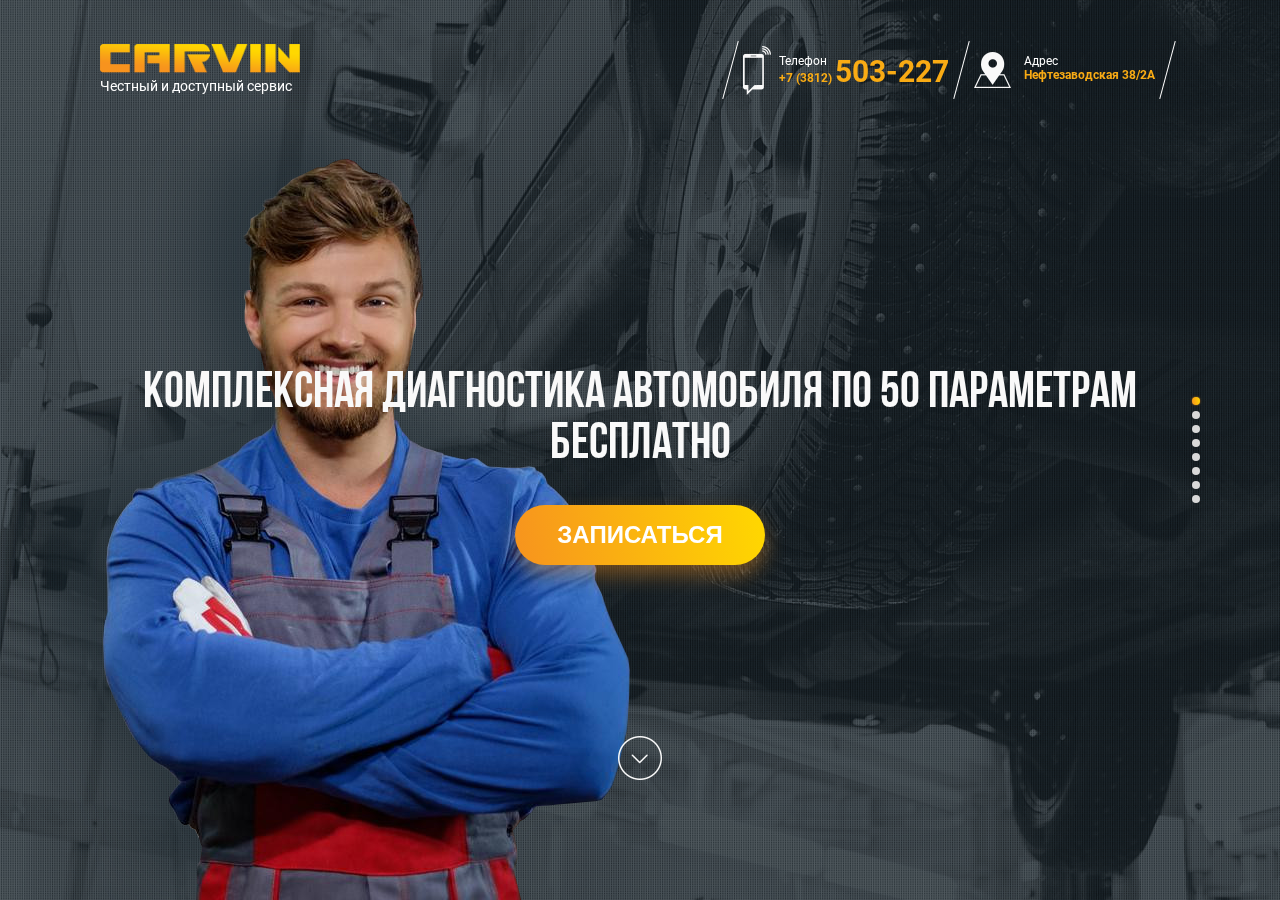
<file: carvin/index.html>
<!DOCTYPE html>
<html lang="ru">
<head>
	<meta charset="utf-8">
	<title>CARVIN</title>
	<meta name="description" content="CARVIN">
	<meta name="viewport" content="width=device-width">
	<link rel="icon" href="img/favicon.png" type="text/css">
	<link rel="stylesheet" href="css/main.css">
</head>
<body>

	<div class="preloader">
		<div class="preloader__row">
			<div class="preloader__item"></div>
			<div class="preloader__item"></div>
		</div>
	</div>

	<header class="site_header slide0">
		<div class="header_logo">
			<img src="img/logo.png" alt="CARVIN" class="header_logo__logo_img">
			<p class="header_logo__text">Честный и доступный сервис</p>
		</div>
		<div class="header_contacts">
			<div class="header_contacts__separator"></div>
			<div class="header_contacts__phone">
				<p>Телефон</p>
				<a href="tel:+73812503227">+7 (3812) <span>503-227</span></a>
			</div>
			<div class="header_contacts__separator"></div>
			<div class="header_contacts__address">
				Адрес <span>Нефтезаводская 38/2А</span>
			</div>
			<div class="header_contacts__separator"></div>
		</div>
	</header>

	<div class="swiper-bg">
		<div class="swiper-wrapper">

			<div class="swiper-slide">
				<div class="intro_bg">
					<div class="intro_bg1"></div>
				</div>
				<section class="intro">
					<h1 class="section_title intro_title">Комплексная диагностика автомобиля по 50 параметрам бесплатно</h1>
					<button data-fancybox data-src="#hidden-content" class="intro_button">Записаться</button>
				</section>
			</div>

			<div class="swiper-slide">
				<div class="content_bg">
					<div class="content_bg1"></div>
				</div>
				<section class="content">
					<div class="content_box">
						<h1 class="section_title content_title">Диагностика двигателя</h1>
						<ul class="content_list">
							<li>стабильность работы ДВС;</li>
							<li>уровень и состояние масла ДВС;</li>
							<li>уровень и состояние охлаждающей жидкости;</li>
							<li>состояние ремня и роликов ГРМ;</li>
							<li>состояние и уровень натяжки приводных ремней;</li>
							<li>состояние воздушного фильтра;</li>
							<li>состояние опор ДВС.</li>
						</ul>
					</div>
				</section>
			</div>

			<div class="swiper-slide">
				<div class="content_bg">
					<div class="content_bg1"></div>
				</div>
				<section class="content content1">
					<div class="content_box">
						<h1 class="section_title content_title">Диагностика Трансмиссии</h1>
						<ul class="content_list">
							<li>течь масла КПП;</li>
							<li>течь масла раздатки;</li>
							<li>течь масла в редукторах;</li>
							<li>крестовины кардана;</li>
							<li>привода передние;</li>
							<li>привода задние;</li>
							<li>подвесной подшипник.</li>
						</ul>
					</div>
				</section>
			</div>

			<div class="swiper-slide">
				<div class="content_bg">
					<div class="content_bg1"></div>
				</div>
				<section class="content content1">
					<div class="content_box">
						<h1 class="section_title content_title">Диагностика тормозной системы</h1>
						<ul class="content_list">
							<li>тормозные колодки;</li>
							<li>тормозная жидкость;</li>
							<li>тормозные диски/барабаны;</li>
							<li>тормозные магистрали;</li>
							<li>ручной тормоз (тросов);</li>
							<li>тормозные суппорта.</li>
						</ul>
					</div>
				</section>
			</div>

			<div class="swiper-slide">
				<div class="content_bg">
					<div class="content_bg1"></div>
				</div>
				<section class="content content1">
					<div class="content_box">
						<h1 class="section_title content_title">Диагностика рулевого управления</h1>
						<ul class="content_list">
							<li>рулевая рейка;</li>
							<li>рулевые тяги;</li>
							<li>рулевые наконечники;</li>
							<li>рулевая колонка;</li>
							<li>жидкость ГУР.</li>
						</ul>
					</div>
				</section>
			</div>

			<div class="swiper-slide">
				<div class="content_bg">
					<div class="content_bg1"></div>
				</div>
				<section class="content content1">
					<div class="content_box">
						<h1 class="section_title content_title">Диагностика электрооборудования</h1>
						<ul class="content_list">
							<li>осветительные приборы;</li>
							<li>аккумулятор;</li>
							<li>стартер;</li>
							<li>генератор;</li>
							<li>звуковой сигнал;</li>
							<li>охранную систему;</li>
							<li>печку/кондиционер;</li>
							<li>панель приборов.</li>
						</ul>
					</div>
				</section>
			</div>

			<div class="swiper-slide">
				<div class="content_bg">
					<div class="content_bg1"></div>
				</div>
				<section class="content content1">
					<div class="content_box">
						<h1 class="section_title content_title">Диагностика подвески</h1>
						<ul class="content_list content_list_1">
							<li>стоек/амортизаторов;</li>
							<li>пыльников/отбойников;</li>
							<li>опор стойки;</li>
							<li>пружин;</li>
							<li>подшипников ступицы;</li>
							<li>стоек стабилизаторов;</li>
							<li>втулок стабилизаторов;</li>
							<li>шаровых опор нижних;</li>
							<li>шаровых опор верхних;</li>
							<li>с/блоков продольной тяги;</li>
							<li>с/блоков поперечной тяги;</li>
							<li>с/блоков верхних рычагов;</li>
							<li>с/блоков нижних рычагов;</li>
							<li>с/блоков задней балки;</li>
							<li>плавающих с/блоков.</li>
						</ul>
					</div>
				</section>
			</div>

			<div class="swiper-slide">
				<div id="map" class="contact_bg">
				</div>
				<section class="contact">
					<div class="content_box">
						<h1 class="section_title contact_title">Почему выбирают нас?</h1>
						<ul class="content_list contact_list">
							<li>Скидка на обслуживание 10% после диагностики</li>
							<li>Диагностическая карта с  полной информацией о состоянии автомобиля</li>
							<li>Возможность ремонта в рассрочку</li>
							<li>Гарантия на все виды работ</li>
						</ul>
						<div class="contact_form_box">
							<div class="contact_form_title">Записаться на диагностику</div>
							<form class="contact_form" action="#">
								<input class="name" type="text" placeholder="Введите ваше имя">
								<input class="phone" type="tel" placeholder="+7 (___) ___-____">
								<input class="submit" type="submit" value="Записаться">
							</form>
						</div>
					</div>
				</section>
			</div>
		</div>
		<div class="swiper-pagination"></div>
		<div class="swiper-button-prev"></div>
		<div class="swiper-button-next"></div>
	</div>

	<div class="popup_box" id="hidden-content">
		<h1 class="section_title popup_box_title">Записаться на диагностику</h1>
		<form class="contact_form popup_contact_form" action="#">
			<input class="name popup_name" type="text" placeholder="Введите ваше имя">
			<input class="phone popup_phone" type="tel" placeholder="+7 (___) ___-____">
			<input class="submit popup_submit" type="submit" value="Записаться">
		</form>
	</div>

	<script src="js/libs.min.js"></script>
	<script src="https://api-maps.yandex.ru/2.1/?lang=ru_RU"></script>
	<script src="js/common.js"></script>
</body>
</html>
</file>
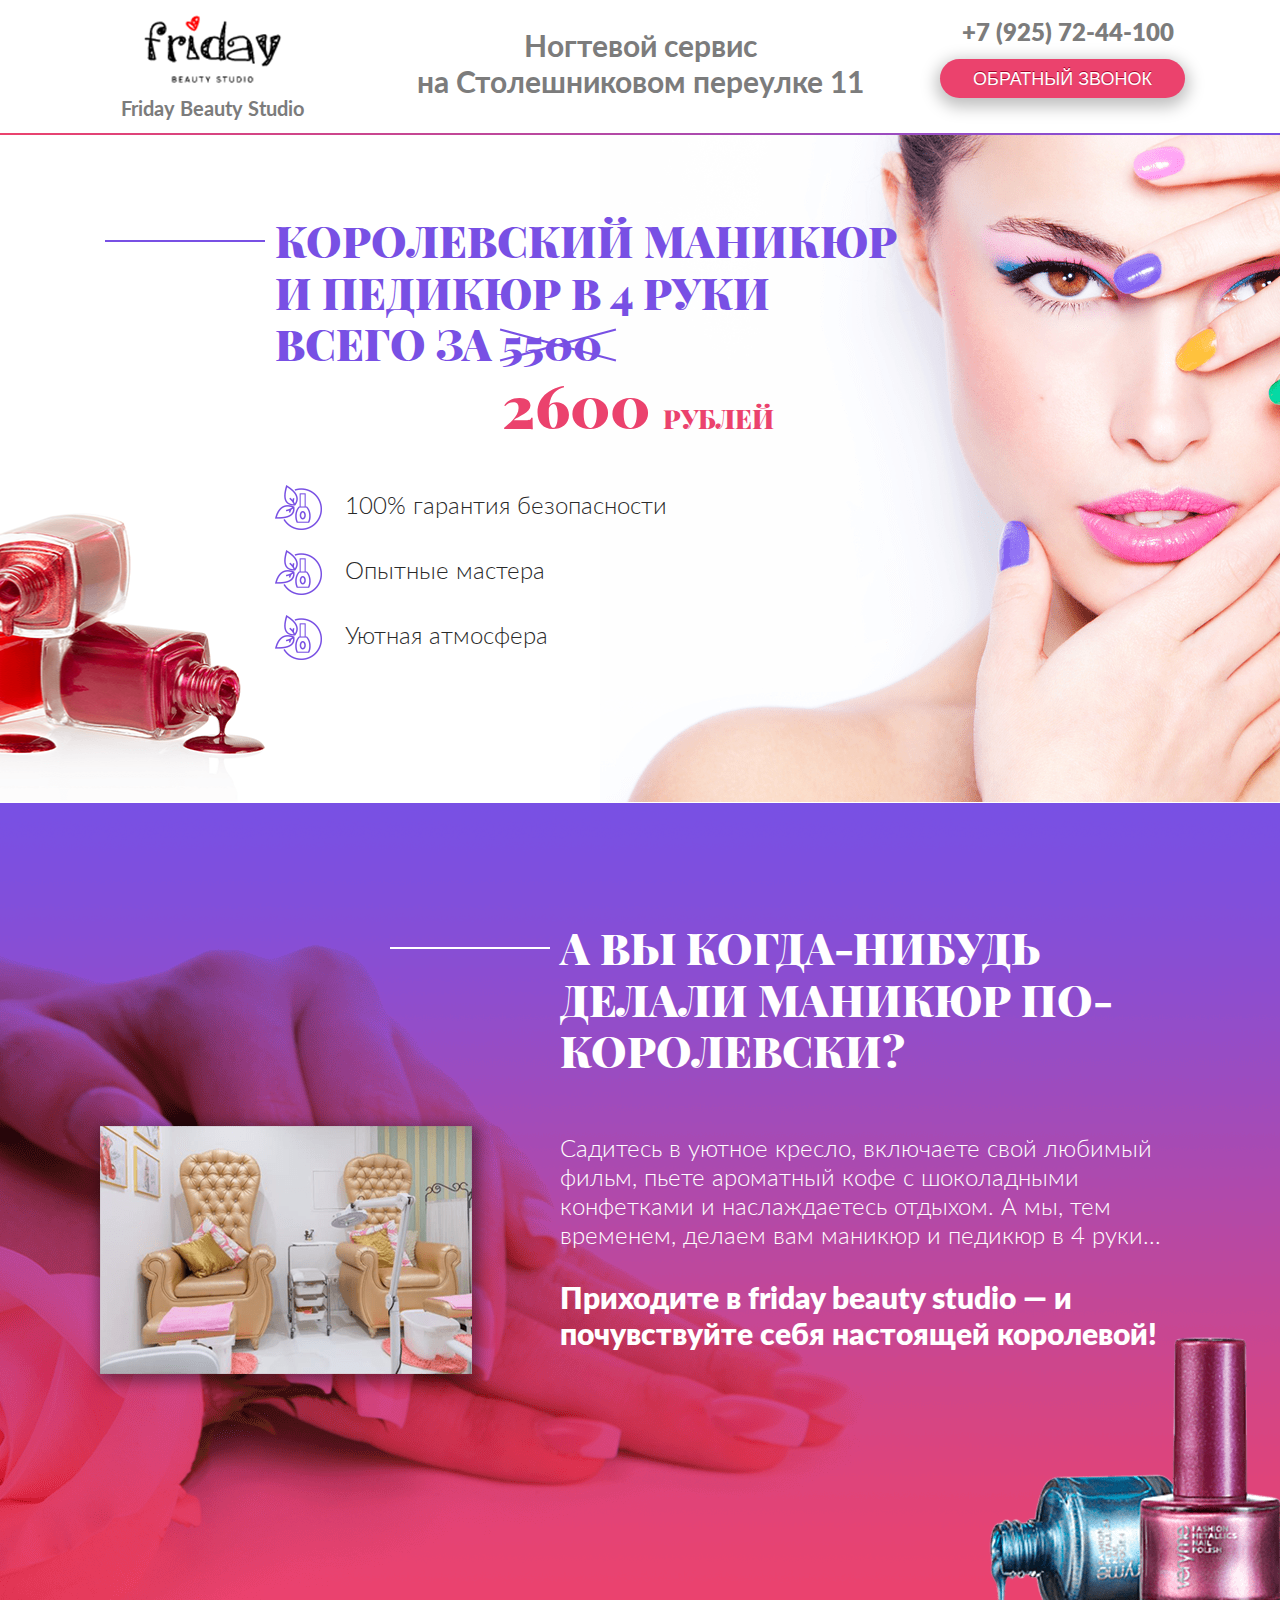
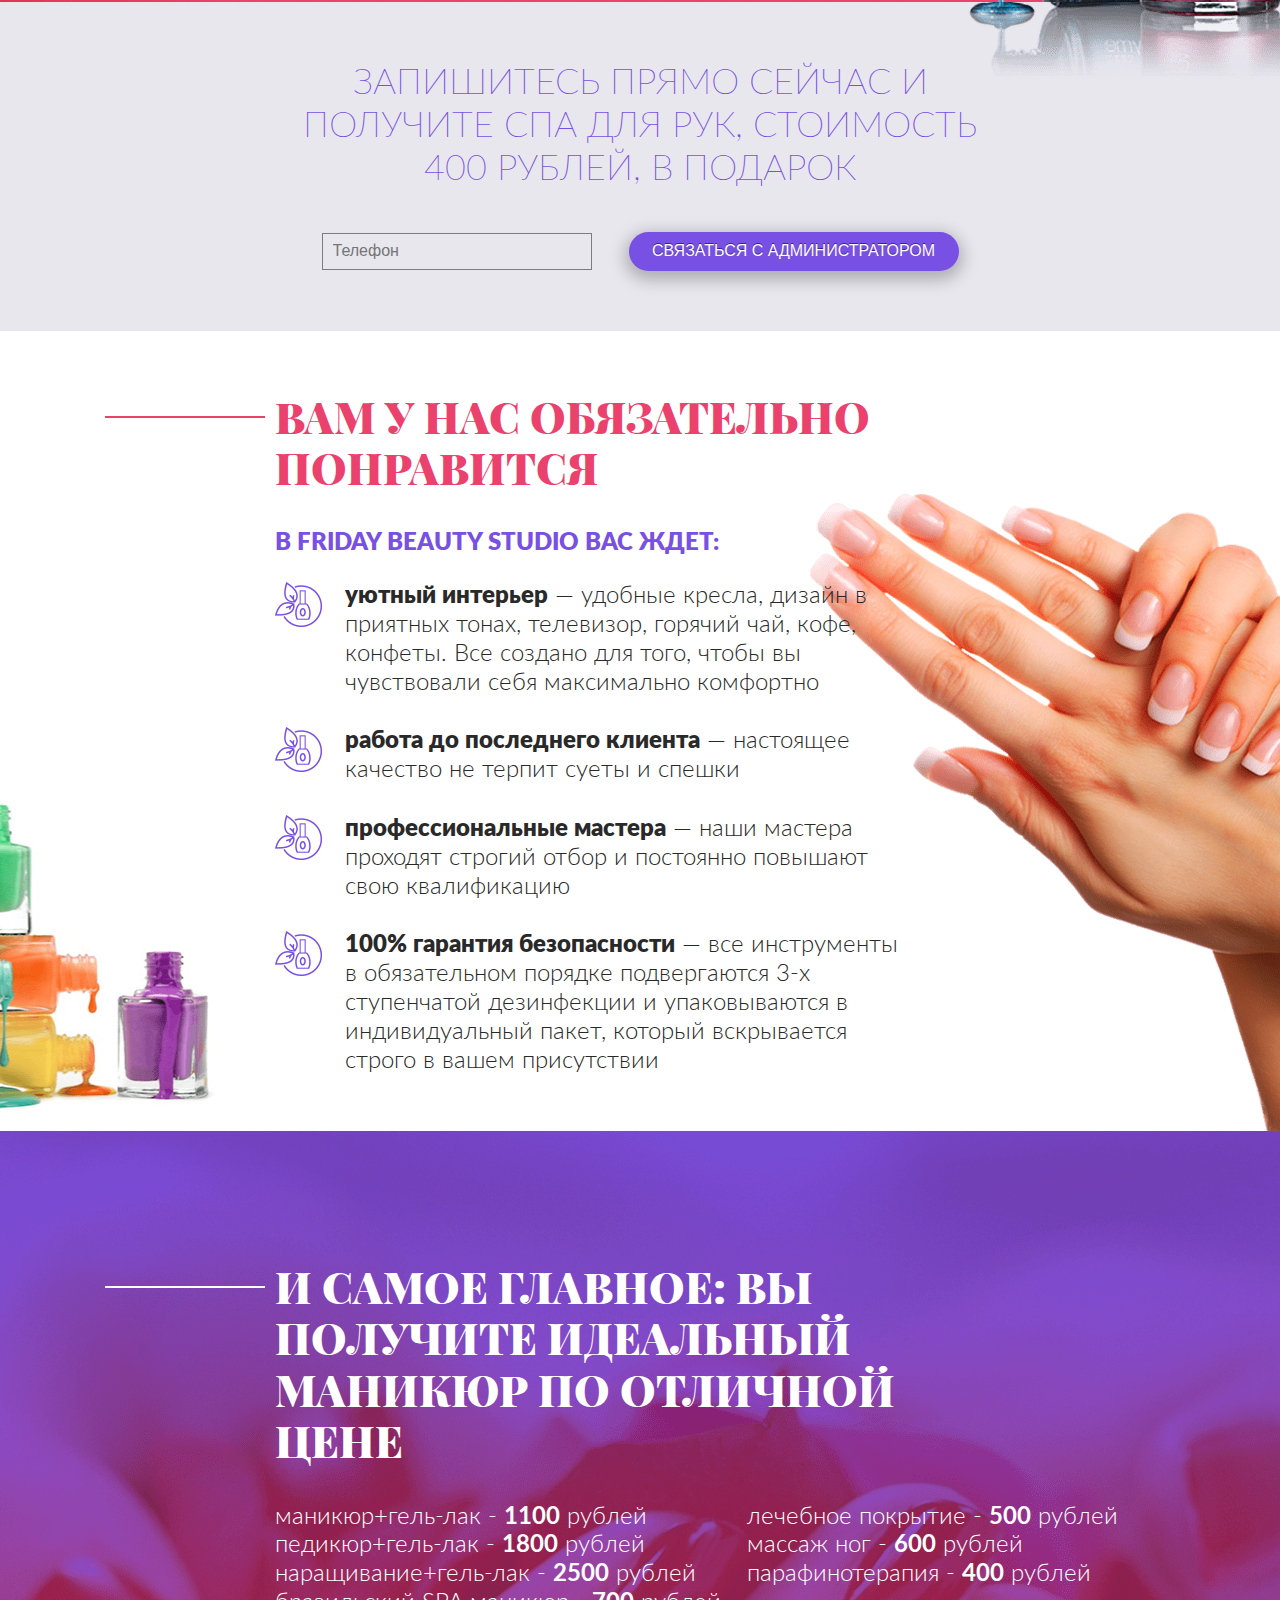
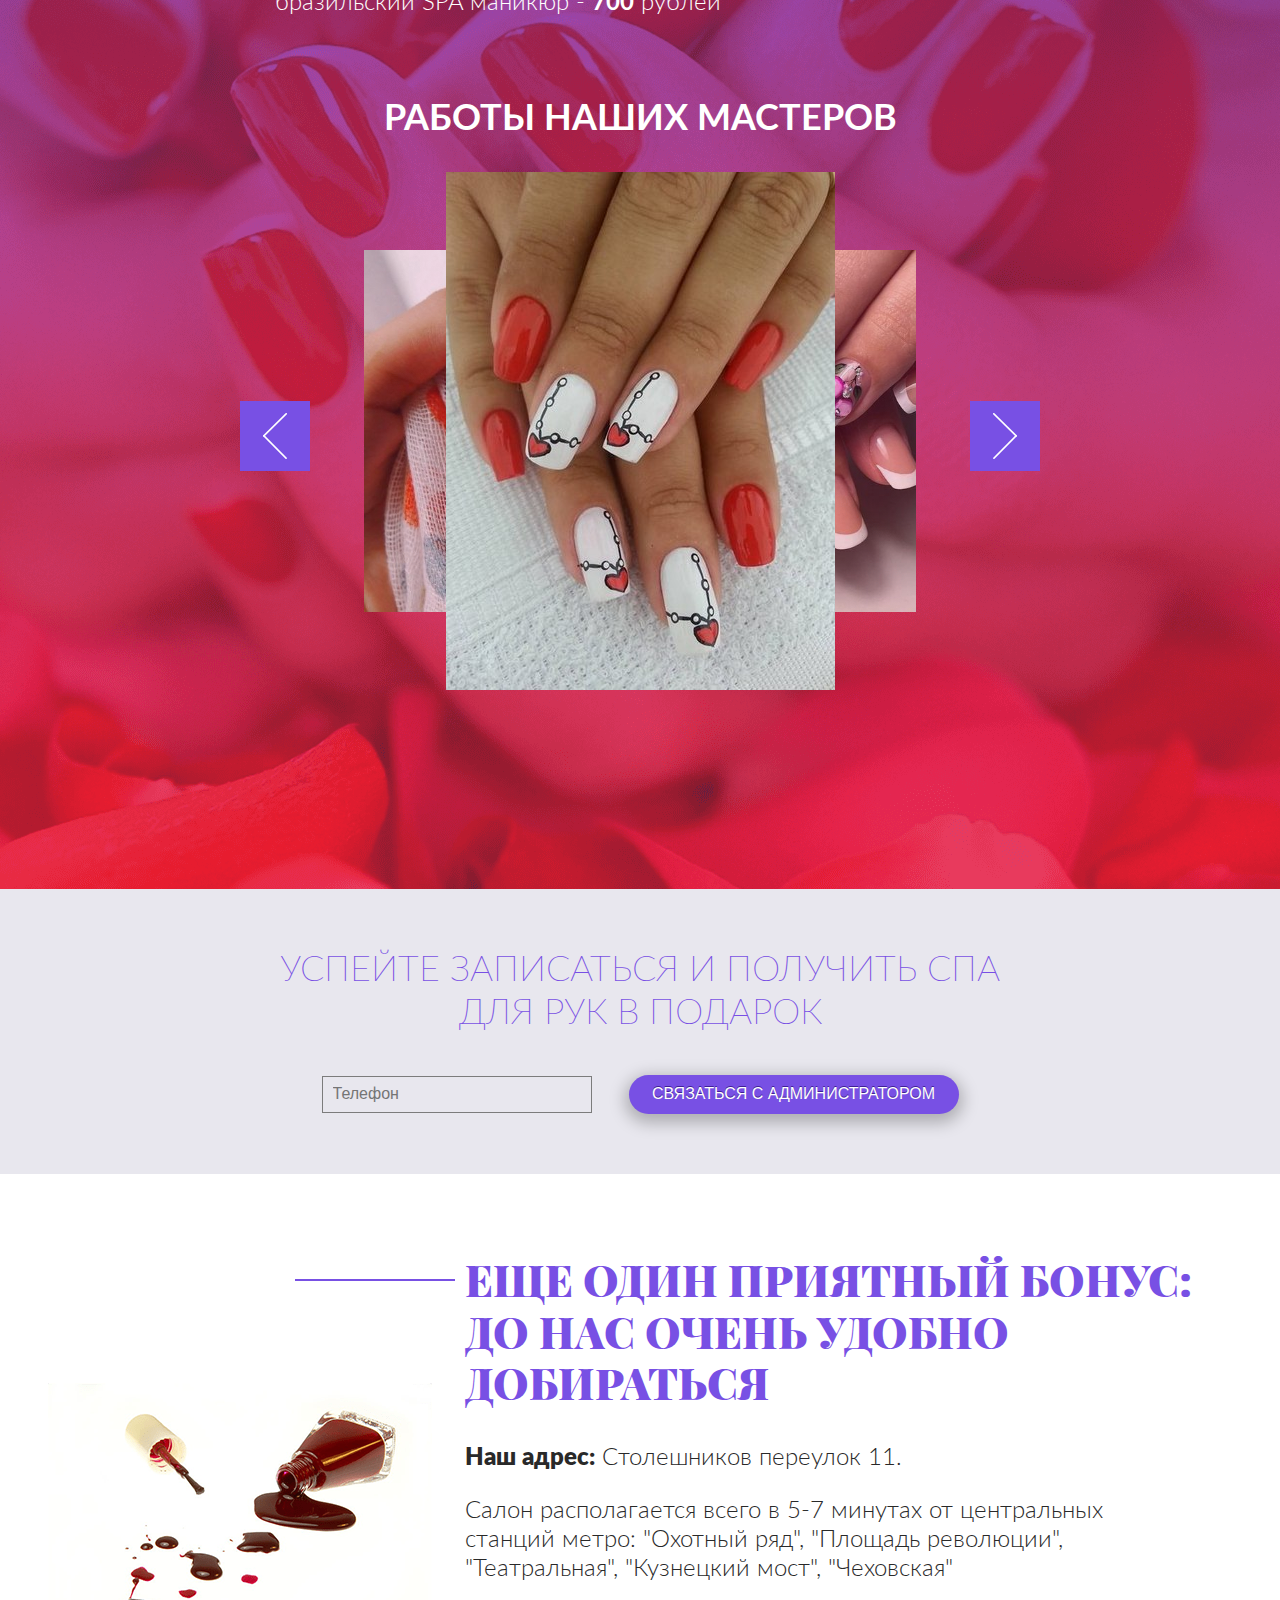
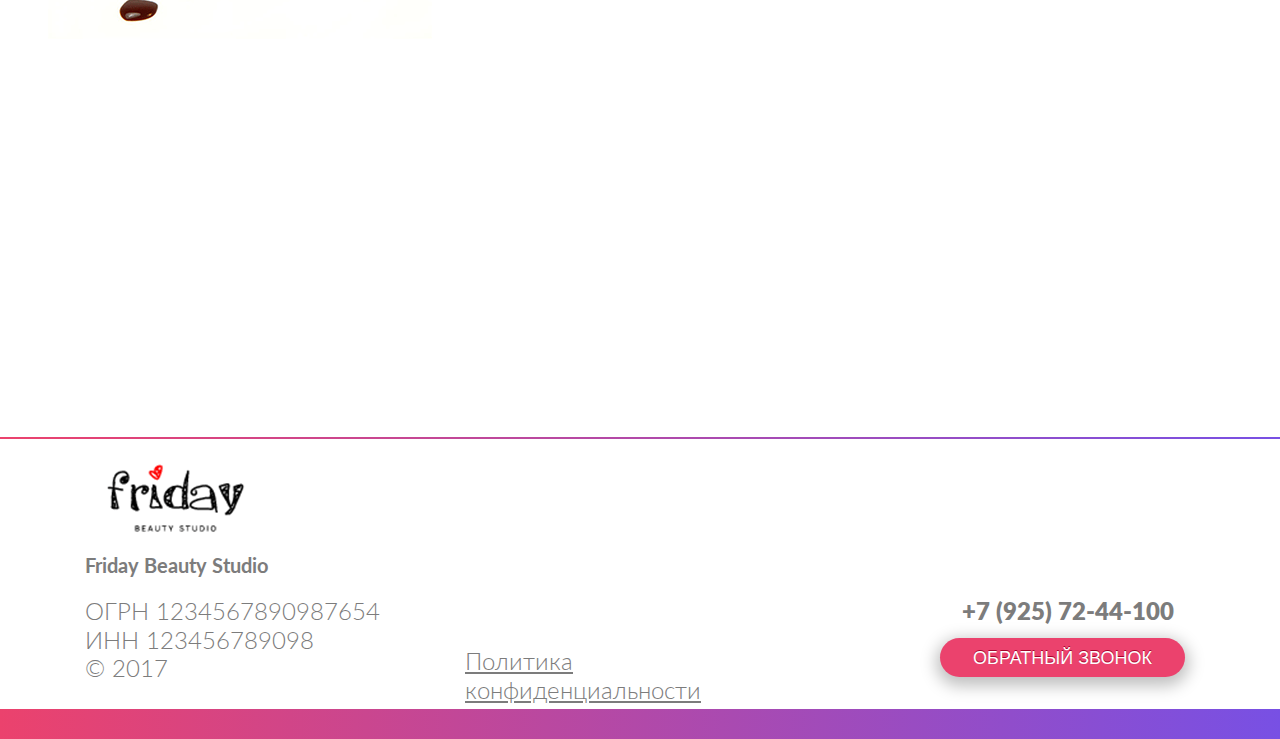
<file: friday/index.html>
<!DOCTYPE html>
<html lang="ru">
<head>
	<meta charset="utf-8">
	<title>Friday Beauty Studio</title>
	<meta name="description" content="Friday Beauty Studio">
	<meta name="viewport" content="width=device-width">
	<link rel="icon" href="img/favicon.png" type="text/css">
	<link rel="stylesheet" href="libs/bootstrap-grid.min.css">
	<link rel="stylesheet" href="libs/normalize.min.css">
	<link rel="stylesheet" href="css/fonts.css">
	<link rel="stylesheet" href="css/styles.css">
	<link rel="stylesheet" href="css/media.css">
</head>
<body>

	<header class="page_header">
		<div class="container">
			<div class="row">
				<div class="col-xl-3 col-md-4">
					<img class="site_logo_header" src="img/site_logo.png" alt="Friday Beauty Studio">
					<h1 class="logo_title">Friday Beauty Studio</h1>
				</div>
				<div class="col-xl-6 col-md-4">
					<p class="description_title"><strong>Ногтевой сервис</strong> на Столешниковом переулке 11</p>
				</div>
				<div class="col-xl-3 col-md-4">
					<a class="phone_header" href="tel:+79257244100">+7 (925) 72-44-100</a>
					<button class="callback_header">Обратный звонок</button>
				</div>
			</div>
		</div>
	</header>

	<section class="offer">
		<div class="container">
			<div class="row">
				<div class="col-xl-7 offset-xl-2 col-lg-6 col-md-7 offset-md-1">
					<h2 class="section_title">Королевский маникюр и педикюр в 4 руки всего за <span class="crossline">5500</span> <span class="newprice">2600 <span>рублей</span></span></h2>
				</div>
			</div>
			<div class="row">
				<div class="col-md-7 offset-xl-2 offset-md-1">
					<ul class="offer_list">
						<li>100% гарантия безопасности</li>
						<li>Опытные мастера</li>
						<li>Уютная атмосфера</li>
					</ul>
				</div>
			</div>
		</div>	
	</section>

	<section class="royal">
		<div class="container">
			<div class="row">
				<div class="col-md-7 offset-md-5">
					<h2 class="section_title royal_title">А вы когда-нибудь делали маникюр по-королевски?</h2>
				</div>
			</div>
			<div class="row">
				<div class="col-md-5">
					<img class="royal_img" src="img/royal_img.png" alt="Маникюр по-королевски">
				</div>
				<div class="col-md-7">
					<p>Садитесь в уютное кресло, включаете свой любимый фильм, пьете ароматный кофе с шоколадными конфетками и наслаждаетесь отдыхом. А мы, тем временем, делаем вам маникюр и педикюр в 4 руки...</p>
					<p class="royal_invent">Приходите в friday beauty studio — и почувствуйте себя настоящей королевой!</p>
				</div>
			</div>
		</div>
	</section>

	<section class="signup signup_bg">
		<div class="container">
			<div class="row">
				<div class="col-md-8 offset-md-2">
					<h2 class="signup_title">Запишитесь прямо сейчас и получите СПА для рук, стоимость 400 рублей, в подарок</h2>
					<form class="signup_form" action="#">
						<input class="phone signup_form_tel" type="tel" placeholder="Телефон">
						<input class="signup_form_submit" type="submit" value="Связаться с администратором">
					</form>
				</div>
			</div>
		</div>
	</section>

	<section class="likeit">
		<div class="container">
			<div class="row">
				<div class="col-md-7 offset-md-2">
					<h2 class="section_title likeit_title">Вам у нас обязательно понравится</h2>
					<p class="likeit_list_caption">В friday beauty studio вас ждет:</p>
					<ul class="likeit_list">
						<li><strong>уютный интерьер</strong> — удобные кресла, дизайн в приятных тонах, телевизор, горячий чай, кофе, конфеты. Все создано для того, чтобы вы чувствовали себя максимально комфортно</li>
						<li><strong>работа до последнего клиента</strong> — настоящее качество не терпит суеты и спешки</li>
						<li><strong>профессиональные мастера</strong> — наши мастера проходят строгий отбор и постоянно повышают свою квалификацию</li>
						<li><strong>100% гарантия безопасности</strong> — все инструменты в обязательном порядке подвергаются 3-х ступенчатой дезинфекции и упаковываются в индивидуальный пакет, который вскрывается строго в вашем присутствии</li>
					</ul>
				</div>
			</div>
		</div>
	</section>

	<section class="price">
		<div class="container">
			<div class="row">
				<div class="col-md-7 offset-md-2">
					<h2 class="section_title price_title">И самое главное: вы получите идеальный маникюр по отличной цене</h2>
				</div>
			</div>
			<div class="row">
				<div class="col-lg-10 offset-lg-2">
					<ul class="price_list">
						<li>маникюр+гель-лак - <strong>1100</strong> рублей</li>
						<li>педикюр+гель-лак - <strong>1800</strong> рублей</li>
						<li>наращивание+гель-лак - <strong>2500</strong> рублей</li>
						<li>бразильский SPA маникюр - <strong>700</strong> рублей</li>
						<li>лечебное покрытие - <strong>500</strong> рублей</li>
						<li>массаж ног - <strong>600</strong> рублей</li>
						<li>парафинотерапия - <strong>400</strong> рублей</li>
					</ul>
				</div>
			</div>
			<div class="row">
				<div class="col">
					<p class="works_carousel_title">Работы наших мастеров</p>
					<div class="works_carousel_box">
						<div class="works_carousel" id="works_carousel">
							<img src="img/works/work1.jpg" alt="Работа 1" />
							<img src="img/works/work2.jpg" alt="Работа 2" />
							<img src="img/works/work3.jpg" alt="Работа 3" />
							<img src="img/works/work1.jpg" alt="Работа 1" />
							<img src="img/works/work2.jpg" alt="Работа 2" />
						</div>
					</div>
					<div class="carousel_controls">
						<a href="#" id="prev"></a>
						<a href="#" id="next"></a>
					</div>
				</div>
			</div>
		</div>
	</section>

	<section class="signup">
		<div class="container">
			<div class="row">
				<div class="col-md-8 offset-md-2">
					<h2 class="signup_title">Успейте записаться и получить СПА для рук в подарок</h2>
					<form class="signup_form" action="#">
						<input class="phone signup_form_tel" type="tel" placeholder="Телефон">
						<input class="signup_form_submit" type="submit" value="Связаться с администратором">
					</form>
				</div>
			</div>
		</div>
	</section>

	<section class="address">
		<div class="container">
			<div class="row">
				<div class="col-md-8 offset-md-4">
					<h2 class="section_title address_title">Еще один приятный бонус: до нас очень удобно добираться</h2>
					<p><strong>Наш адрес:</strong> Столешников переулок 11.</p>
					<p>Салон располагается всего в 5-7 минутах от центральных станций метро: "Охотный ряд", "Площадь революции", "Театральная", "Кузнецкий мост", "Чеховская"</p>
				</div>
			</div>
		</div>
	</section>

	<div class="map" id="map"></div>

	<footer class="page_footer">
		<div class="container">
			<div class="row">
				<div class="col-md-4">
					<img class="site_logo_footer" src="img/site_logo.png" alt="Friday Beauty Studio">
					<p class="logo_title_footer">Friday Beauty Studio</p>
					<p class="reg_info">ОГРН 1234567890987654</p>
					<p class="reg_info">ИНН 123456789098</p>
					<p class="reg_info">© 2017</p>
				</div>
				<div class="col-md-4">
					<a href="#" class="privacy_policy">Политика конфиденциальности</a>
				</div>
				<div class="col-lg-3 offset-lg-1 col-md-4 offset-md-0">
					<a class="phone_footer" href="tel:+79257244100">+7 (925) 72-44-100</a>
					<button class="callback_header">Обратный звонок</button>		
				</div>
			</div>
		</div>	
	</footer>
	
	<script src="libs/jquery-3.6.0.min.js"></script>
	<script src="libs/jQuery-Waterwheel-Carousel/js/jquery.waterwheelCarousel.min.js"></script>
	<script src="https://api-maps.yandex.ru/2.1/?lang=ru_RU"></script>
	<script src="libs/jquery.maskedinput.js"></script>
 	<script src="js/main.js"></script>
</body>
</html>
</file>
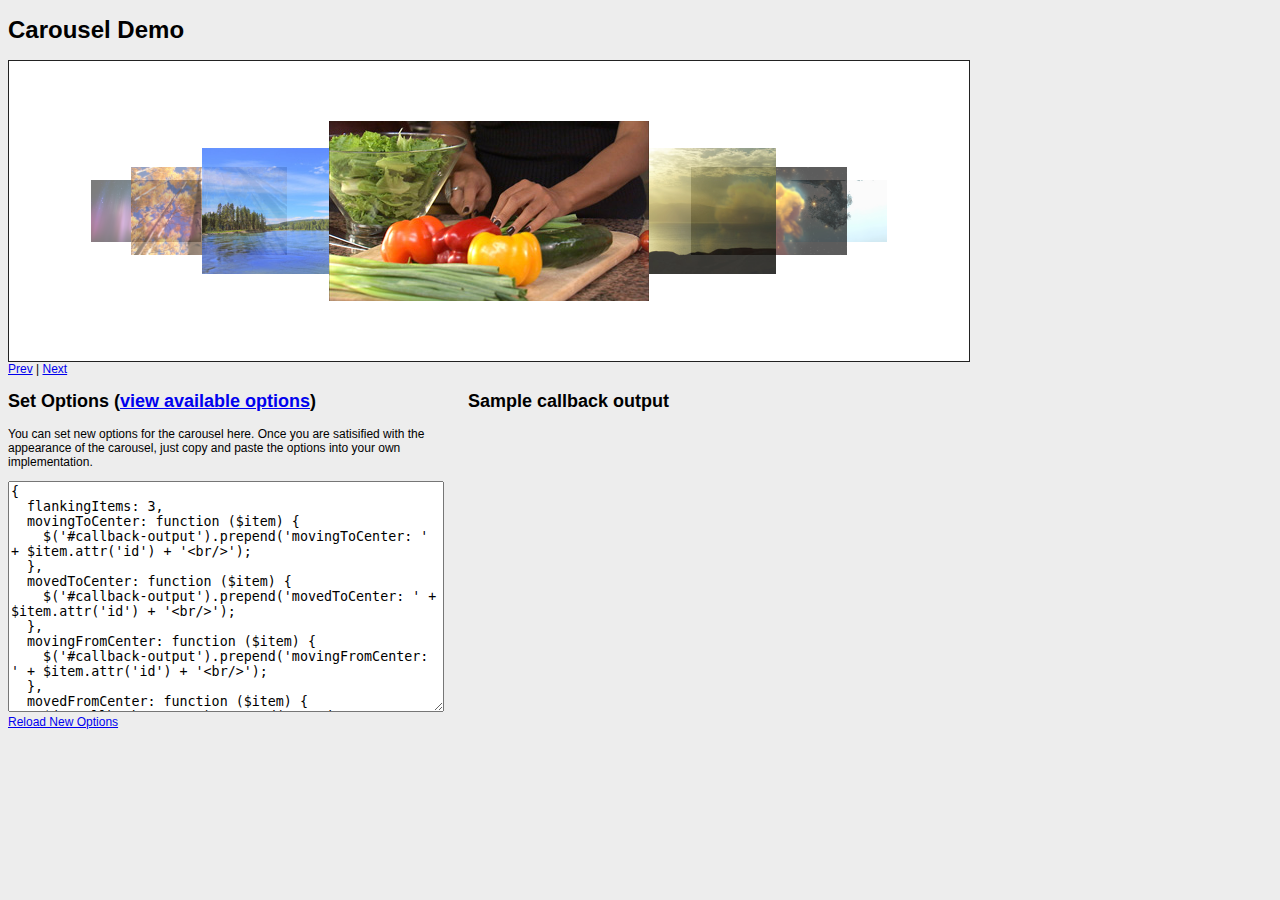
<file: friday/libs/jQuery-Waterwheel-Carousel/index.html>
<!doctype html>
<html>
  <head>
    <meta http-equiv="Content-Type" content="text/html; charset=UTF-8" />
    <title>Waterwheel Carousel Demo</title>
    <script type="text/javascript" src="http://code.jquery.com/jquery-1.9.1.min.js"></script>
    <script type="text/javascript" src="js/jquery.waterwheelCarousel.js"></script>
    <script type="text/javascript">
      $(document).ready(function () {
        var carousel = $("#carousel").waterwheelCarousel({
          flankingItems: 3,
          movingToCenter: function ($item) {
            $('#callback-output').prepend('movingToCenter: ' + $item.attr('id') + '<br/>');
          },
          movedToCenter: function ($item) {
            $('#callback-output').prepend('movedToCenter: ' + $item.attr('id') + '<br/>');
          },
          movingFromCenter: function ($item) {
            $('#callback-output').prepend('movingFromCenter: ' + $item.attr('id') + '<br/>');
          },
          movedFromCenter: function ($item) {
            $('#callback-output').prepend('movedFromCenter: ' + $item.attr('id') + '<br/>');
          },
          clickedCenter: function ($item) {
            $('#callback-output').prepend('clickedCenter: ' + $item.attr('id') + '<br/>');
          }
        });

        $('#prev').bind('click', function () {
          carousel.prev();
          return false
        });

        $('#next').bind('click', function () {
          carousel.next();
          return false;
        });

        $('#reload').bind('click', function () {
          newOptions = eval("(" + $('#newoptions').val() + ")");
          carousel.reload(newOptions);
          return false;
        });

      });
    </script>

    <style type="text/css">
      body {
        font-family:Arial;
        font-size:12px;
        background:#ededed;
      }
      .example-desc {
        margin:3px 0;
        padding:5px;
      }

      #carousel {
        width:960px;
        border:1px solid #222;
        height:300px;
        position:relative;
        clear:both;
        overflow:hidden;
        background:#FFF;
      }
      #carousel img {
        visibility:hidden; /* hide images until carousel can handle them */
        cursor:pointer; /* otherwise it's not as obvious items can be clicked */
      }

      .split-left {
        width:450px;
        float:left;
      }
      .split-right {
        width:400px;
        float:left;
        margin-left:10px;
      }
      #callback-output {
        height:250px;
        overflow:scroll;
      }
      textarea#newoptions {
        width:430px;
      }
    </style>
  </head>
  <body>
    <h1>Carousel Demo</h1>
    <div id="carousel">
      <a href="#"><img src="images/1.jpg" id="item-1" /></a>
      <a href="#"><img src="images/2.jpg" id="item-2" /></a>
      <a href="#"><img src="images/3.jpg" id="item-3" /></a>
      <a href="#"><img src="images/4.jpg" id="item-4" /></a>
      <a href="#"><img src="images/5.jpg" id="item-5" /></a>
      <a href="#"><img src="images/6.jpg" id="item-6" /></a>
      <a href="#"><img src="images/7.jpg" id="item-7" /></a>
      <a href="#"><img src="images/8.jpg" id="item-8" /></a>
      <a href="#"><img src="images/9.jpg" id="item-9" /></a>
    </div>
    <a href="#" id="prev">Prev</a> | <a href="#" id="next">Next</a>

    <br/>

    <div class="split-left">
      <h2>Set Options (<a href="http://www.bkosborne.com/jquery-waterwheel-carousel/options" target="_blank">view available options</a>)</h2>
      <p>You can set new options for the carousel here. Once you are satisified with the appearance of the carousel, just copy and paste the options into your own implementation.</p>
      <textarea id="newoptions" rows="15">
{
  flankingItems: 3,
  movingToCenter: function ($item) {
    $('#callback-output').prepend('movingToCenter: ' + $item.attr('id') + '<br/>');
  },
  movedToCenter: function ($item) {
    $('#callback-output').prepend('movedToCenter: ' + $item.attr('id') + '<br/>');
  },
  movingFromCenter: function ($item) {
    $('#callback-output').prepend('movingFromCenter: ' + $item.attr('id') + '<br/>');
  },
  movedFromCenter: function ($item) {
    $('#callback-output').prepend('movedFromCenter: ' + $item.attr('id') + '<br/>');
  },
  clickedCenter: function ($item) {
    $('#callback-output').prepend('clickedCenter: ' + $item.attr('id') + '<br/>');
  }
}
      </textarea><br/>
      <a href="#" id="reload">Reload New Options</a>
    </div>
    <div class="split-right">
      <h2>Sample callback output</h2>
      <div id="callback-output">

      </div>
    </div>

  </body>
</html>
</file>
<file: friday/css/fonts.css>
@font-face {
  font-family: lato;
  font-weight: normal;
  src: url(../fonts/Lato/Lato-Regular.ttf);
}
@font-face {
  font-family: lato;
  font-weight: 200;
  src: url(../fonts/Lato/Lato-Thin.ttf);
}
@font-face {
  font-family: lato;
  font-weight: 300;
  src: url(../fonts/Lato/Lato-Light.ttf);
}
@font-face {
  font-family: lato;
  font-weight: 500;
  src: url(../fonts/Lato/Lato-Bold.ttf);
}
@font-face {
  font-family: lato;
  font-weight: 900;
  src: url(../fonts/Lato/Lato-Black.ttf);
}

@font-face {
  font-family: playfair;
  font-weight: 900;
  src: url(../fonts/PlayfairDisplay/PlayfairDisplay-Black.otf);
}
</file>
<file: friday/css/styles.css>
body{
	font-family: lato, serif;
	font-weight: 300;
	font-size: 24px;
	color: #292929;
	line-height: 1.2;
	background-color: #fff;
	min-width: 320px;
}
.section_title{
	text-transform: uppercase;
	font-size: 43px;
	color: #7850e4;
	font-family: playfair, serif;
	position: relative;
}
.section_title:before{
	content: "";
	position: absolute;
	left: -170px;
	top: 25px;
	width: 160px;
	border-top: 2px solid #7850e4;
}

.page_header{
	min-height: 135px;
	position: relative;
}
.page_header:after{
	content: "";
	position: absolute;
	bottom: 0;
	width: 100%;
	height: 2px;
	background: linear-gradient(to right, #eb426d, #7850e4);
}

.site_logo_header{
	display: block;
	margin: 0 auto;
}
.logo_title{
	font-size: 20px;
	font-weight: 500;
	color: #7c7c7c;
	margin: 0;
	text-align: center;
}
.description_title{
	text-align: center;
	font-size: 30px;
	font-weight: 500;
	color: #7c7c7c;
}
.description_title strong{
	display: block;
	font-weight: 500;
}
.phone_header{
	display: block;
	text-align: center;
	font-size: 24px;
	color: #7c7c7c;
	font-weight: 900;
	text-decoration: none;
	margin: 20px 0 10px;
}
.callback_header{
  background-color: rgb(235, 66, 109);
  box-shadow: 0px 5px 16px 4px rgba(0, 1, 2, 0.25);
  width: 245px;
  height: 39px;
  margin: 0 auto;
  padding-top: 3px;
  border-radius: 20px;
  border: none;
  font-size: 18px;
  color: rgb(255, 255, 255);
  text-transform: uppercase;
  text-shadow: 0px -1px #a5022b;
}

.offer{
	min-height: 667px;
	background: url("../img/offer_nailpolish_bg.png") calc(50% - 570px) bottom no-repeat,
	url("../img/offer_face_bg.png") calc(50% + 460px) center no-repeat;
}
.offer h2{
	margin-top: 80px;
}
.crossline{
	position: relative;
}
.crossline:before, .crossline:after{
	content: "";
	position: absolute;
	width: 120px;
	border-bottom: 2px solid #7850e4;
	left:	-4px;
	top: 30px;
	transform: rotate(15deg);
}
.crossline:after{
	transform: rotate(-15deg);
}
.newprice{
	position: absolute;
	transform: translate(-100px, 50px);
	font-size: 60px;
	color: #eb426d;
}
.newprice span{
	font-size: 26px;
}
.offer_list{
	line-height: 65px;
	list-style: none;
	padding: 70px 0 0;
	margin: 0;
}
.offer_list li{
	background: url("../img/offer_list_li.png") no-repeat left center;
	padding-left: 70px;
}

.royal{
	min-height: 800px;
	background: url(../img/royal_nailpolish_bg.png) calc(50% + 485px) calc(100% + 88px) no-repeat,
	url("../img/royal_bg.png") center top no-repeat;
	position: relative;
}

.royal_title{
	color: #fff;
	margin-top: 120px;
}
.royal_title:before{
	border-top: 2px solid #fff;
}
.royal p{
	color: #fff;
}
.royal_invent{
	font-size: 30px;
	font-weight: 900;
}

.signup{
	background-color: #e8e7ee;
	padding: 60px 0;
}
.signup_bg{
	background: #e8e7ee url(../img/royal_nailpolish_bg.png) calc(50% + 485px) -275px no-repeat;
}
.signup_title{
	margin: 0 0 40px;
	font-weight: 200;
	text-transform: uppercase;
	color: #7850e4;
	text-align: center;
}
.signup_form{
	text-align: center;
}
.signup_form_tel{
  border-width: 1px;
  border-color: rgb(124, 124, 124);
  border-style: solid;
  width: 270px;
  height: 37px;
  font-weight: 300;
  font-size: 16px;
  background: #e8e7ee;
  padding: 0 10px;
  margin-right: 30px;
  color: #626262;
}
.signup_form_submit{
  background-color: rgb(120, 80, 228);
  box-shadow: 0px 5px 16px 4px rgba(0, 1, 2, 0.25);
  text-shadow: 0px -1px #3f2095;
  border-radius: 20px;
  border: none;
  width: 330px;
  height: 39px;
  text-transform: uppercase;
  color: #fff;
  font-size: 16px;
}

.likeit{
	min-height: 800px;
	background: url("../img/likeit_nailpolish_bg.png") calc(50% - 650px) bottom no-repeat,
	url("../img/likeit_bg.png") calc(50% + 565px) bottom no-repeat;	
}
.likeit_title{
	color: #eb426d;
	margin-top: 60px;
}
.likeit_title:before{
	border-top: 2px solid #eb426d;
}
.likeit_list_caption{
	color: #7850e4;
	text-transform: uppercase;
	font-weight: 900;
	font-size: 24px;
}
.likeit_list{
	list-style: none;
	padding: 0;
	margin: 0;
}
.likeit_list li{
	background: url("../img/offer_list_li.png") no-repeat left top;
	padding-left: 70px;
	margin-bottom: 30px;
}

.price{
	min-height: 1358px;
	background: url("../img/price_bg.png") no-repeat center top;
}
.price_title{
	color: #fff;
	margin-top: 130px;
}
.price_title:before{
	border-top: 2px solid #fff;	
}
.price_list{
	color: #fff;
	padding: 0;
	margin: 0;
	list-style: none;
	column-count: 2;
}
.price_list li{
	font-weight: 300;
}
.price_list li strong{
	font-weight: 500;
}
.works_carousel_title{
	text-align: center;
	text-transform: uppercase;
	color: #fff;
	font-weight: 500;
	font-size: 36px;
	margin-top: 80px;
}
.works_carousel {
	width:800px;
	height: 300px;
	margin: 140px auto 0;
	display: relative;
}
.works_carousel img {
	display: hidden;
	cursor: pointer;
}
.carousel_controls{
	position: relative;
	width: 800px;
	margin: -180px auto 0;
}
#prev, #next{
	position: absolute;
	width: 70px;
	height: 70px;
}
#prev{
	left: 0;
	background: #7850e4 url(../img/prev.png) no-repeat center center;
}
#next{
	right: 0;
	background: #7850e4 url(../img/next.png) no-repeat center center;
}

.address{
	min-height: 465px;
	background: url("../img/address_bg.png") calc(50% - 400px) bottom no-repeat
}
.address_title{
	margin-top: 80px;
}

.map{
	width: 100%;
	height: 400px;
}

.page_footer{
	min-height: 270px;
	position: relative;
}
.page_footer:before, .page_footer:after{
	content: "";
	position: absolute;
	left: 0;
	top: -2px;
	width: 100%;
	height: 2px;
	background: linear-gradient(to right, #eb426d, #7850e4);
}
.page_footer:after{
	top: auto;
	bottom: -30px;
	height: 30px;
}
.site_logo_footer{
	margin-top: 10px;
}
.logo_title_footer{
	color: #7c7c7c;
	font-size: 20px;
	font-weight: 500;
	margin: 0 0 20px;
}
.reg_info{
	font-size: 24px;
	color: #7c7c7c;
	font-weight: 300;
	margin: 0;
}
.privacy_policy{
	font-size: 24px;
	color: #7c7c7c;
	font-weight: 300;
	margin-top: 210px;
	display: block;
}
.privacy_policy:hover{
	text-decoration: none;
}
.phone_footer{
	display: block;
	text-align: center;
	font-size: 24px;
	color: #7c7c7c;
	font-weight: 900;
	text-decoration: none;
	margin: 160px 0 10px;
}
</file>
<file: friday/css/media.css>
/*==========  Desktop First  ==========*/

@media only screen and (max-width : 1200px){
	body{
		font-size: 18px;
	}
	.section_title{
		font-size: 30px;
	}
	.section_title:before{
		left: -70px;
		top: 18px;
		width: 60px;
	}
	.page_header{
		min-height: 124px;
	}
	.site_logo_header{
		width: 145px;
	}
	.logo_title{
		font-size: 16px;
	}
	.description_title{
		font-size: 20px;
		width: 190px;
		margin: 20px auto 0;
	}
	.phone_header{
		margin-top: 25px;
		margin-right: 20px;
		font-size: 20px;
		text-align: right;
	}
	.callback_header{
		width: 215px;
		height: 34px;
		font-size: 16px;
		float: right;
	}
	.offer{
		min-height: 454px;
		background: url("../img/offer_nailpolish_bg_750.png") left bottom no-repeat,
		url("../img/offer_face_bg_750.png") right top no-repeat;
	}
	.crossline:before, .crossline:after{
		width: 80px;
		left:	-4px;
		top: 23px;
	}
	.newprice{
		transform: translate(-120px, 40px);
		font-size: 30px;
		width: 200px;
	}
	.newprice span{
		font-size: 20px;
	}
	.offer_list{
		line-height: 43px;
		padding-top: 40px;
	}
	.offer_list li{
		background: url("../img/offer_list_li_750.png") no-repeat left center;
		padding-left: 60px;
	}
	.royal{
		min-height: 580px;
		background: url(../img/royal_nailpolish_bg_750.png) calc(50% + 385px) calc(100% + 63px) no-repeat,
		url("../img/royal_bg.png") center top no-repeat;
	}
	.royal_title{
		margin-top: 60px;
	}
	.royal_img{
		width: 218px;
		float: right;
	}
	.royal_invent{
		font-size: 20px;
		margin-left: -60%;
		padding: 60px 100px 0;
		text-align: center;
	}

	.signup_bg{
		background: #e8e7ee url(../img/royal_nailpolish_bg_750.png) calc(50% + 385px) -162px no-repeat;
	}
	.signup_form_tel{
		width: 280px;
		margin: 0 0 20px 0;
	}
	.signup_form_submit{
		width: 280px;
		font-size: 14px;
	}

	.likeit{
		min-height: 646px;
		background: url("../img/likeit_nailpolish_bg.png") calc(50% - 550px) bottom no-repeat,
		url("../img/likeit_bg.png") calc(50% + 565px) bottom no-repeat;	
	}
	.likeit_list_caption{
		font-size: 20px;
		text-transform: none;
	}
	.likeit_list li{
		background: url("../img/offer_list_li.png") no-repeat left top;
		padding: 0 0 20px 70px;
	}

	.price{
		min-height: 960px;
		padding-bottom: 140px;
	}
	.section_title.price_title{
		margin-top: 60px;
		width: 100%;
	}
	.price_list{
		text-align: center;
	}
	.works_carousel_title{
		font-size: 24px;
	}
	.works_carousel{
		width:600px;
		height: 300px;
		margin: 80px auto 0;
	}
	.works_carousel img{
		width: 300px;
	}
	.carousel_controls{
		position: relative;
		width: 180px;
		margin: 80px auto 0;
	}

	.page_footer{
		min-height: 200px;
	}
	.site_logo_footer{
		width: 124px;
	}
	.logo_title_footer{
		font-size: 16px;
	}
	.reg_info{
		font-size: 16px;
	}
	.privacy_policy{
		font-size: 16px;
		text-align: center;
		margin-top: 150px;
	}
	.phone_footer{
		font-size: 20px;
		margin: 110px 0 10px;
	}
	.callback_header{
		font-size: 16px;
	}
}

@media only screen and (max-width : 768px){
	body{
		font-size: 16px;
	}
	.section_title{
		font-size: 20px;
		padding: 0 36px;
		width: 220px;
	}
	.section_title:before{
		left: -10px;
		top: 12px;
		width: 40px;
	}
	.page_header{
		min-height: 200px;
	}
	.site_logo_header{
		width: 175px;
	}
	.description_title{
		display: none;
	}
	.phone_header{
		font-size: 24px;
		text-align: center;
		padding-top: 6px;
		background-color: rgb(235, 66, 109);
		box-shadow: 0px 5px 16px 4px rgba(0, 1, 2, 0.25);
		width: 245px;
		height: 39px;
		margin: 20px auto 0;
		border-radius: 20px;
		border: none;
		color: rgb(255, 255, 255);
		text-transform: uppercase;
		text-shadow: 0px -1px #a5022b;
	}
	.callback_header{
		display: none;
	}
	.offer{
		min-height: 500px;
		background: url(../img/offer_face_bg_320.png) right top no-repeat;
	}
	.crossline:before, .crossline:after{
		width: 60px;
		left:	-4px;
		top: 17px;
	}
	.newprice{
		transform: translate(-40px, 30px);
		font-size: 30px;
		width: 200px;
	}
	.newprice span{
		font-size: 16px;
	}
	.offer_list{
		line-height: 1.2;
		padding: 60px 36px 0;
	}
	.offer_list li{
		line-height: auto;
		background: url("../img/offer_list_li_750.png") no-repeat left top;
		padding: 10px 0 10px 50px;
	}

	.royal{
		background:	url("../img/royal_bg.png") center top no-repeat;
		min-height: 620px;
		padding-bottom: 40px;
	}
	.royal_title{
		width: auto;
	}
	.royal_img{
		width: 300px;
		margin: 0 auto;
		display: block;
		float: none;
	}
	.royal_invent{
		margin-left: 0;
		padding: 0;
	}

	.signup_bg{
		background: #e8e7ee;
	}

	.likeit{
		min-height: 646px;
		background: none;
	}
	.likeit_list_caption{
		font-size: 18px;
	}
	.works_carousel_box{
		width: 100%;
		overflow-x: hidden;
	}
	.works_carousel{
		width:200px;
		height: 280px;
		margin: 40px auto 0;
	}
	.works_carousel img{
		width: 200px;
	}
	.carousel_controls{
		position: relative;
		width: 180px;
		margin: 40px auto 0;
	}
	.price_list{
		column-count: 1;
	}

	.address{
		background: none;
		min-height: 300px;
		padding-bottom: 40px;
	}
	.address_title{
		width: 100%;
	}

	.page_footer{
		min-height: 330px;
	}
	.site_logo_footer{
		width: 160px;
		display: block;
		margin: 0 auto;
	}
	.logo_title_footer{
		text-align: center;
	}
	.reg_info{
		text-align: center;
	}
	.privacy_policy{
		text-align: center;
		margin-top: 30px;
	}
	.phone_footer{
		font-size: 20px;
		margin: 30px auto 0;
	}
	.phone_footer{
		font-size: 24px;
		text-align: center;
		padding-top: 6px;
		background-color: rgb(235, 66, 109);
		box-shadow: 0px 5px 16px 4px rgba(0, 1, 2, 0.25);
		width: 245px;
		height: 39px;
		margin: 20px auto 0;
		border-radius: 20px;
		border: none;
		color: rgb(255, 255, 255);
		text-transform: uppercase;
		text-shadow: 0px -1px #a5022b;
	}
}
</file>
<file: carvin/css/main.css>
@import url(../libs/normalize.min.css);
@import url(../libs/swiper-bundle.min.css);
@import url(../libs/jquery.fancybox.min.css);
@font-face {
  font-family: roboto;
  font-weight: 400;
  src: url("../fonts/roboto/Roboto-Regular.ttf"); }

@font-face {
  font-family: roboto;
  font-weight: 700;
  src: url("../fonts/roboto/Roboto-Bold.ttf"); }

@font-face {
  font-family: bebasneue;
  font-weight: 700;
  src: url("../fonts/bebasneue/bebasneuebold.ttf"), url("../fonts/bebasneue/bebasneuebold.woff2") format("woff2"), url("../fonts/bebasneue/bebasneuebold.woff") format("woff"); }

body {
  font-family: "roboto", serif;
  color: #333;
  font-size: 20px;
  position: relative;
  margin: 0; }

.preloader {
  position: fixed;
  left: 0;
  top: 0;
  right: 0;
  bottom: 0;
  background: #333;
  z-index: 1001; }

.preloader__row {
  position: relative;
  top: 50%;
  left: 50%;
  width: 70px;
  height: 70px;
  margin-top: -35px;
  margin-left: -35px;
  text-align: center;
  -webkit-animation: preloader-rotate 2s infinite linear;
          animation: preloader-rotate 2s infinite linear; }

.preloader__item {
  position: absolute;
  display: inline-block;
  top: 0;
  background-color: #337ab7;
  border-radius: 100%;
  width: 35px;
  height: 35px;
  -webkit-animation: preloader-bounce 2s infinite ease-in-out;
          animation: preloader-bounce 2s infinite ease-in-out; }

.preloader__item:last-child {
  top: auto;
  bottom: 0;
  -webkit-animation-delay: -1s;
          animation-delay: -1s; }

@-webkit-keyframes preloader-rotate {
  100% {
    -webkit-transform: rotate(360deg);
            transform: rotate(360deg); } }

@keyframes preloader-rotate {
  100% {
    -webkit-transform: rotate(360deg);
            transform: rotate(360deg); } }

@-webkit-keyframes preloader-bounce {
  0%,
  100% {
    -webkit-transform: scale(0);
            transform: scale(0); }
  50% {
    -webkit-transform: scale(1);
            transform: scale(1); } }

@keyframes preloader-bounce {
  0%,
  100% {
    -webkit-transform: scale(0);
            transform: scale(0); }
  50% {
    -webkit-transform: scale(1);
            transform: scale(1); } }

.loaded_hiding .preloader {
  -webkit-transition: 0.3s opacity;
  -o-transition: 0.3s opacity;
  transition: 0.3s opacity;
  opacity: 0; }

.loaded .preloader {
  display: none; }

.section_title {
  font-size: 65px;
  color: #f9f9f9;
  text-transform: uppercase;
  font-family: "bebasneue", serif; }

.site_header {
  position: absolute;
  z-index: 10;
  left: 0;
  right: 0;
  margin: 0 auto;
  width: 1280px;
  height: 100px; }

.header_logo {
  float: left;
  padding-top: 44px; }

.header_logo__text {
  margin: 0;
  font-size: 15.8px;
  color: #333;
  -webkit-transition: color 2s ease-out 0s;
  -o-transition: color 2s ease-out 0s;
  transition: color 2s ease-out 0s; }

.slide0 .header_logo__text,
.slide7 .header_logo__text {
  color: #fff; }

.header_contacts {
  float: right;
  display: -webkit-box;
  display: -webkit-flex;
  display: -ms-flexbox;
  display: flex;
  padding-top: 40px; }

.header_contacts__separator {
  width: 1px;
  height: 60px;
  margin: 0 20px;
  background: #000;
  -webkit-transform: rotate(15deg);
      -ms-transform: rotate(15deg);
          transform: rotate(15deg);
  display: inline-block;
  -webkit-transition: background 2s ease-out 0s;
  -o-transition: background 2s ease-out 0s;
  transition: background 2s ease-out 0s; }

.slide0 .header_contacts__separator,
.slide7 .header_contacts__separator {
  background: #fff; }

.header_contacts__phone,
.header_contacts__address {
  color: #333;
  font-size: 14px;
  display: inline-block;
  padding-top: 14px;
  -webkit-transition: color 2s ease-out 0s;
  -o-transition: color 2s ease-out 0s;
  transition: color 2s ease-out 0s; }
  .header_contacts__phone p,
  .header_contacts__address p {
    margin: 0;
    height: 0; }
  .header_contacts__phone span,
  .header_contacts__phone a,
  .header_contacts__address span,
  .header_contacts__address a {
    color: #f9ab14;
    font-weight: 700;
    font-family: "roboto", serif;
    display: block;
    text-decoration: none; }
    .header_contacts__phone span span,
    .header_contacts__phone a span,
    .header_contacts__address span span,
    .header_contacts__address a span {
      font-size: 30px;
      display: inline-block; }

.slide0 .header_contacts__phone,
.slide0 .header_contacts__address,
.slide7 .header_contacts__phone,
.slide7 .header_contacts__address {
  color: #fff; }

.header_contacts__phone {
  padding-left: 36px;
  background: url("../img/phone1.png") no-repeat left center; }

.slide0 .header_contacts__phone,
.slide7 .header_contacts__phone {
  background: url("../img/phone.png") no-repeat left center; }

.header_contacts__address {
  padding-left: 50px;
  background: url("../img/local1.png") no-repeat left center; }

.slide0 .header_contacts__address,
.slide7 .header_contacts__address {
  background: url("../img/local.png") no-repeat left center; }

.intro_bg {
  width: 100vw;
  height: 100vh;
  background: url("../img/intro_bg.png") no-repeat center;
  background-size: cover; }

.intro_bg1 {
  width: 100%;
  height: 100%;
  background: url("../img/intro_bg1.png") no-repeat left bottom; }

.intro {
  position: absolute;
  left: 0;
  top: 0;
  width: 100vw;
  height: 100vh;
  display: -webkit-box;
  display: -webkit-flex;
  display: -ms-flexbox;
  display: flex;
  -webkit-box-orient: vertical;
  -webkit-box-direction: normal;
  -webkit-flex-direction: column;
      -ms-flex-direction: column;
          flex-direction: column;
  -webkit-box-align: center;
  -webkit-align-items: center;
      -ms-flex-align: center;
          align-items: center;
  -webkit-box-pack: center;
  -webkit-justify-content: center;
      -ms-flex-pack: center;
          justify-content: center;
  background: url("../img/intro_parallax1.png") 80% 20%, url("../img/intro_parallax2.png") 30% 70%, url("../img/intro_parallax3.png") 3% 26%, url("../img/intro_parallax4.png") -4% 20%, url("../img/intro_parallax5.png") 70% 90%, url("../img/intro_parallax6.png") 90% 140%;
  background-repeat: no-repeat; }

.intro_title {
  width: 1000px;
  text-align: center;
  font-size: 72px; }

.intro_button {
  width: 250px;
  height: 60px;
  border: none;
  border-radius: 30px;
  font-size: 24px;
  color: white;
  font-weight: bold;
  text-transform: uppercase;
  background-image: -o-linear-gradient(10deg, #f7931e 0%, #ffd800 100%);
  background-image: linear-gradient(80deg, #f7931e 0%, #ffd800 100%);
  -webkit-box-shadow: 0px 10px 20px 0px rgba(247, 147, 30, 0.4);
          box-shadow: 0px 10px 20px 0px rgba(247, 147, 30, 0.4); }

.content_bg {
  width: 100vw;
  height: 100vh;
  background: #fff url("../img/section_bg.jpg"); }

.content_bg1 {
  width: 100%;
  height: 100%;
  background: url("../img/content_img1.png") no-repeat -webkit-calc(50% + 320px) center;
  background: url("../img/content_img1.png") no-repeat calc(50% + 320px) center;
  background-size: contain; }

.content {
  position: absolute;
  left: 0;
  top: 0;
  width: 100vw;
  height: 100vh;
  background: url("../img/intro_parallax1.png") 20% 20%, url("../img/intro_parallax2.png") 60% 30%, url("../img/intro_parallax3.png") 96% -1%, url("../img/intro_parallax4.png") 103% -16%, url("../img/intro_parallax5.png") 12% 100%, url("../img/intro_parallax6.png") -10% 160%;
  background-repeat: no-repeat; }

.content_box {
  width: 1280px;
  height: 100vh;
  margin: 0 auto;
  display: -webkit-box;
  display: -webkit-flex;
  display: -ms-flexbox;
  display: flex;
  -webkit-box-orient: vertical;
  -webkit-box-direction: normal;
  -webkit-flex-direction: column;
      -ms-flex-direction: column;
          flex-direction: column;
  -webkit-box-align: start;
  -webkit-align-items: flex-start;
      -ms-flex-align: start;
          align-items: flex-start;
  -webkit-box-pack: center;
  -webkit-justify-content: center;
      -ms-flex-pack: center;
          justify-content: center; }

.content_title {
  width: 600px;
  color: #333;
  position: relative;
  margin-bottom: 50px; }
  .content_title:before {
    content: "";
    position: absolute;
    left: 0;
    bottom: -10px;
    width: 290px;
    height: 4px;
    background: -webkit-gradient(linear, left top, left bottom, from(#f7931e), to(#ffd800));
    background: -o-linear-gradient(top, #f7931e 0%, #ffd800 100%);
    background: linear-gradient(to bottom, #f7931e 0%, #ffd800 100%);
      background-box-shadow: 0px 10px 20px 0px rgba(247, 147, 30, 0.4);
      background-background: #000; }

.content_list {
  max-width: 680px;
  color: #000;
  font-size: 20px;
  line-height: 35px;
  padding: 0;
  margin: 0;
  list-style: none; }
  .content_list li {
    padding-left: 35px;
    margin-left: 20px;
    background: url("../img/list_icon.png") no-repeat left 12px; }

.content_list_1 {
  -webkit-columns: 2;
     -moz-columns: 2;
          columns: 2; }

.swiper-bg {
  height: 100vh;
  width: 100vw;
  overflow: hidden;
  position: relative;
  z-index: 1; }

.contact_bg {
  width: 100vw;
  height: 100vh;
  position: relative;
  z-index: 1;
  background: #333; }

[class*="ymaps-2"][class*="-ground-pane"] {
  -webkit-filter: grayscale(100%) invert(100%) opacity(90%);
          filter: grayscale(100%) invert(100%) opacity(90%); }

.contact {
  position: absolute;
  left: 0;
  top: 0;
  width: 100vw;
  height: 100vh;
  z-index: 10;
  background: rgba(0, 0, 0, 0.5); }

.contact_list li {
  color: #fff; }

.contact_form_box {
  min-width: 1160px;
  background: #fff;
  padding: 30px 0 40px 0;
  margin: 60px auto 0;
  -webkit-box-sizing: border-box;
          box-sizing: border-box; }

.contact_form_title {
  font-size: 45px;
  text-transform: uppercase;
  font-family: bebasneue, serif;
  font-weight: 700;
  text-align: center;
  margin-bottom: 15px; }

.contact_form {
  padding: 0 60px;
  display: -webkit-box;
  display: -webkit-flex;
  display: -ms-flexbox;
  display: flex;
  -webkit-box-align: center;
  -webkit-align-items: center;
      -ms-flex-align: center;
          align-items: center;
  -webkit-box-pack: justify;
  -webkit-justify-content: space-between;
      -ms-flex-pack: justify;
          justify-content: space-between; }

.name,
.phone {
  border-width: 1px;
  border-color: #d1d1d1;
  border-style: solid;
  border-radius: 30px;
  width: 348px;
  height: 58px;
  color: #333;
  padding: 0 30px;
  -webkit-box-sizing: border-box;
          box-sizing: border-box;
  outline: 0 !important;
  outline-offset: 0 !important;
  position: relative; }

.name:focus,
.phone:focus {
  border-color: #f7941e; }

.submit {
  background-image: -o-linear-gradient(10deg, #f7931e 0%, #ffd800 100%);
  background-image: linear-gradient(80deg, #f7931e 0%, #ffd800 100%);
  -webkit-box-shadow: 0px 10px 20px 0px rgba(247, 147, 30, 0.4);
          box-shadow: 0px 10px 20px 0px rgba(247, 147, 30, 0.4);
  width: 281px;
  height: 60px;
  border-radius: 30px;
  border: none;
  text-transform: uppercase;
  color: #fff; }

.map {
  position: relative;
  z-index: 1;
  width: 100%;
  height: 100vh; }

.swiper_bg {
  height: 100vh;
  position: relative; }

.swiper-button-prev,
.swiper-button-next {
  width: 44px;
  height: 44px;
  position: absolute;
  left: 0;
  right: 0;
  margin: 0 auto; }
  .swiper-button-prev:after,
  .swiper-button-next:after {
    content: ""; }
  .swiper-button-prev:focus,
  .swiper-button-next:focus {
    border: none; }

.swiper-button-prev {
  top: 120px;
  background: url("../img/prev.png") no-repeat left top; }

.swiper-button-next {
  top: -webkit-calc(100vh - 164px);
  top: calc(100vh - 164px);
  background: url("../img/next.png") no-repeat left top; }

.swiper-button-prev1,
.swiper-button-prev2,
.swiper-button-prev3,
.swiper-button-prev4,
.swiper-button-prev5,
.swiper-button-prev6 {
  background: url("../img/prev1.png") no-repeat left top; }

.swiper-button-next1,
.swiper-button-next2,
.swiper-button-next3,
.swiper-button-next4,
.swiper-button-next5,
.swiper-button-next6 {
  background: url("../img/next1.png") no-repeat left top; }

.swiper-button-disabled {
  display: none; }

.swiper-container-vertical > .swiper-pagination-bullets {
  right: 80px; }

.swiper-pagination-bullet {
  background: #d9d9d9;
  opacity: 1; }

.swiper-pagination-bullet-active {
  -webkit-box-shadow: 0px 0px 2px 0px rgba(247, 147, 30, 0.7);
          box-shadow: 0px 0px 2px 0px rgba(247, 147, 30, 0.7);
  background-image: -o-linear-gradient(10deg, #f7931e 0%, #ffd800 100%);
  background-image: linear-gradient(80deg, #f7931e 0%, #ffd800 100%); }

.popup_box {
  display: none;
  width: 290px;
  padding: 15px; }

.popup_contact_form {
  width: 260px;
  padding: 0;
  display: block; }

.popup_name,
.popup_phone,
.popup_submit {
  width: 100%;
  height: 36px;
  font-size: 16px;
  margin-bottom: 20px; }

.popup_box_title {
  color: #333;
  font-size: 24px; }

@media only screen and (max-width: 1300px) {
  .site_header {
    width: auto;
    margin: 0 100px; }
  .header_logo__logo_img {
    width: 200px; }
  .header_logo__text {
    font-size: 14.4px; }
  .header_contacts__separator {
    margin: 0 12px; }
  .header_contacts__phone,
  .header_contacts__address {
    font-size: 12px; }
  .intro {
    background: none;
    width: auto;
    margin: 0 100px; }
  .intro_title,
  .section_title {
    width: auto;
    font-size: 50px; }
  .content_box {
    width: auto;
    margin: 0 100px; }
  .contact_form_box {
    width: 100%;
    min-width: auto; }
  .name,
  .phone {
    width: 30%;
    height: 40px;
    font-size: 16px;
    padding: 0 15px; }
  .submit {
    width: 30%;
    height: 40px; }
  .popup_box {
    display: none;
    width: 290px;
    padding: 15px; }
  .popup_contact_form {
    width: 260px;
    padding: 0;
    display: block; }
  .popup_name,
  .popup_phone,
  .popup_submit {
    width: 100%;
    height: 36px;
    font-size: 16px;
    margin-bottom: 20px; }
  .popup_box_title {
    color: #333;
    font-size: 24px; } }

@media only screen and (max-width: 900px) {
  .site_header {
    visibility: hidden;
    -webkit-transition: opacity 1s linear, visibility 0s linear 1s;
    -o-transition: opacity 1s linear, visibility 0s linear 1s;
    transition: opacity 1s linear, visibility 0s linear 1s; }
  .slide0 {
    visibility: visible;
    -webkit-transition: opacity 1s linear, visibility 0s linear 1s;
    -o-transition: opacity 1s linear, visibility 0s linear 1s;
    transition: opacity 1s linear, visibility 0s linear 1s; }
  .header_contacts {
    padding-top: 20px; }
  .header_contacts__separator,
  .header_contacts__address {
    display: none; }
  .intro_bg1,
  .content_bg1,
  .content {
    background: none; }
  .contact_form_box {
    width: 290px;
    min-width: auto;
    margin-top: 30px;
    padding: 20px 0; }
  .contact_form {
    display: block;
    padding: 0 20px; }
  .name,
  .phone {
    width: 100%;
    margin-bottom: 20px; }
  .submit {
    width: 100%; }
  .swiper-button-prev {
    top: 60px; }
  .swiper-button-next {
    top: -webkit-calc(100vh - 104px);
    top: calc(100vh - 104px); }
  .popup_box {
    display: none;
    width: 290px;
    padding: 15px; }
  .popup_contact_form {
    width: 260px;
    padding: 0;
    display: block; }
  .popup_name,
  .popup_phone,
  .popup_submit {
    width: 100%;
    height: 36px;
    font-size: 16px;
    margin-bottom: 20px; }
  .popup_box_title {
    color: #333;
    font-size: 24px; } }

@media only screen and (max-width: 768px) {
  .site_header {
    margin: 0 15px; }
  .header_logo {
    float: none;
    text-align: center; }
  .header_contacts {
    float: none; }
  .header_contacts__phone {
    width: 175px;
    margin: 0 auto; }
  .intro {
    padding-top: 50px;
    margin: 0 15px; }
  .intro_title,
  .section_title {
    font-size: 40px; }
  .content_box {
    margin: 0 15px; }
  .content_list_1 {
    -webkit-columns: 1;
       -moz-columns: 1;
            columns: 1; }
  .popup_box {
    display: none;
    width: 290px;
    padding: 15px; }
  .popup_contact_form {
    width: 260px;
    padding: 0;
    display: block; }
  .popup_name,
  .popup_phone,
  .popup_submit {
    width: 100%;
    height: 36px;
    font-size: 16px;
    margin-bottom: 20px; }
  .popup_box_title {
    color: #333;
    font-size: 24px; }
  .swiper-button-prev,
  .swiper-button-next,
  .swiper-pagination {
    display: none; } }
</file>
